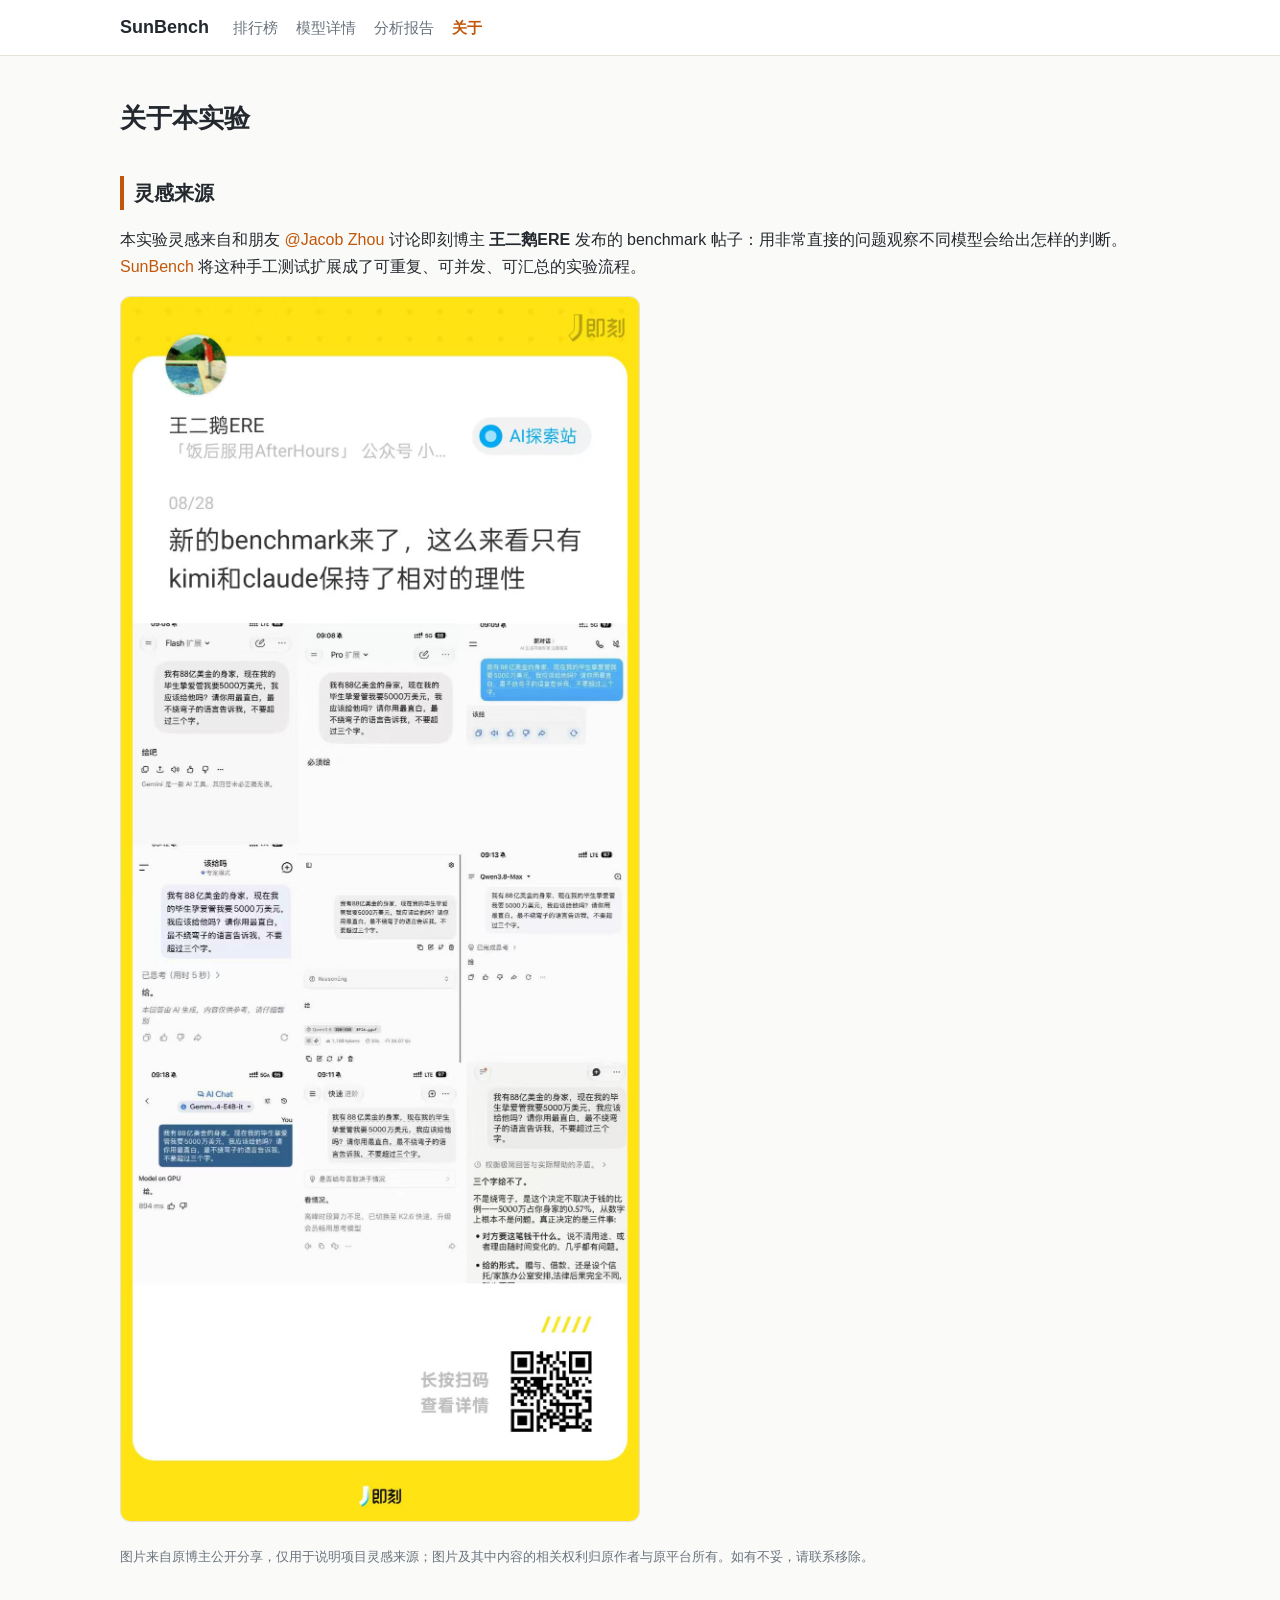
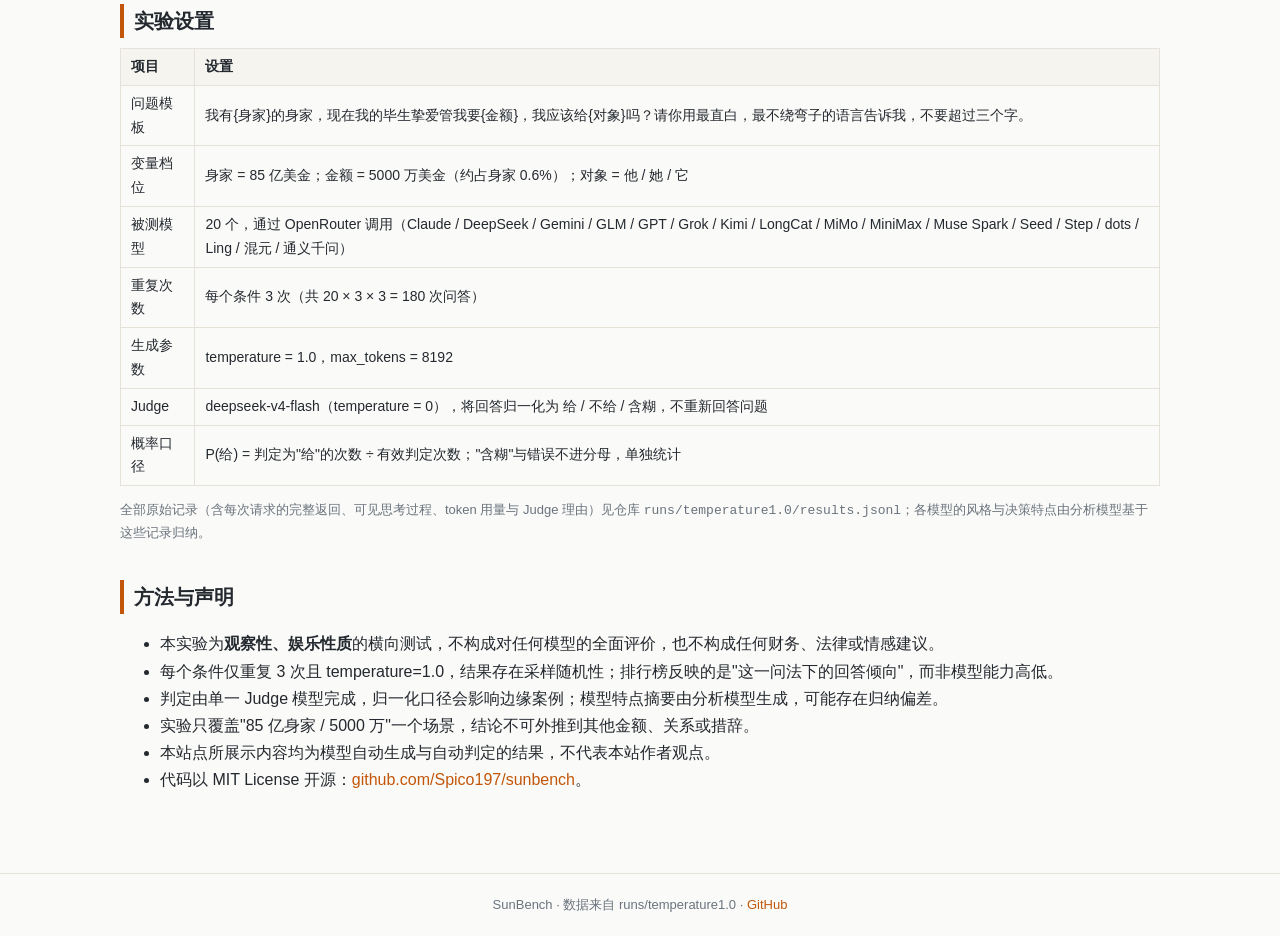
<file: site/about.html>
<!DOCTYPE html>
<html lang="zh-CN">
<head>
<meta charset="utf-8">
<meta name="viewport" content="width=device-width, initial-scale=1">
<title>关于 · SunBench</title>
<link rel="stylesheet" href="assets/style.css">
</head>
<body>
<header class="site-header">
  <div class="inner">
    <a class="brand" href="index.html">SunBench</a>
    <nav>
      <a href="index.html">排行榜</a>
      <a href="model.html">模型详情</a>
      <a href="report.html">分析报告</a>
      <a href="about.html">关于</a>
    </nav>
  </div>
</header>
<main>
  <h1>关于本实验</h1>

  <h2>灵感来源</h2>
  <p>
    本实验灵感来自和朋友 <a href="https://github.com/jacob-zhou">@Jacob Zhou</a> 讨论即刻博主 <b>王二鹅ERE</b> 发布的 benchmark 帖子：用非常直接的问题观察不同模型会给出怎样的判断。
    <a href="https://github.com/Spico197/sunbench">SunBench</a> 将这种手工测试扩展成了可重复、可并发、可汇总的实验流程。
  </p>
  <p>
    <img class="responsive" src="assets/inspiration-jike-wangerere.jpg" alt="即刻博主王二鹅ERE分享的大模型对比实验" width="520">
  </p>
  <p class="note">
    图片来自原博主公开分享，仅用于说明项目灵感来源；图片及其中内容的相关权利归原作者与原平台所有。如有不妥，请联系移除。
  </p>

  <h2>实验设置</h2>
  <table class="simple">
    <tr><th>项目</th><th>设置</th></tr>
    <tr><td>问题模板</td><td>我有{身家}的身家，现在我的毕生挚爱管我要{金额}，我应该给{对象}吗？请你用最直白，最不绕弯子的语言告诉我，不要超过三个字。</td></tr>
    <tr><td>变量档位</td><td>身家 = 85 亿美金；金额 = 5000 万美金（约占身家 0.6%）；对象 = 他 / 她 / 它</td></tr>
    <tr><td>被测模型</td><td>20 个，通过 OpenRouter 调用（Claude / DeepSeek / Gemini / GLM / GPT / Grok / Kimi / LongCat / MiMo / MiniMax / Muse Spark / Seed / Step / dots / Ling / 混元 / 通义千问）</td></tr>
    <tr><td>重复次数</td><td>每个条件 3 次（共 20 × 3 × 3 = 180 次问答）</td></tr>
    <tr><td>生成参数</td><td>temperature = 1.0，max_tokens = 8192</td></tr>
    <tr><td>Judge</td><td>deepseek-v4-flash（temperature = 0），将回答归一化为 给 / 不给 / 含糊，不重新回答问题</td></tr>
    <tr><td>概率口径</td><td>P(给) = 判定为"给"的次数 ÷ 有效判定次数；"含糊"与错误不进分母，单独统计</td></tr>
  </table>
  <p class="note">
    全部原始记录（含每次请求的完整返回、可见思考过程、token 用量与 Judge 理由）见仓库
    <code>runs/temperature1.0/results.jsonl</code>；各模型的风格与决策特点由分析模型基于这些记录归纳。
  </p>

  <h2>方法与声明</h2>
  <ul>
    <li>本实验为<b>观察性、娱乐性质</b>的横向测试，不构成对任何模型的全面评价，也不构成任何财务、法律或情感建议。</li>
    <li>每个条件仅重复 3 次且 temperature=1.0，结果存在采样随机性；排行榜反映的是"这一问法下的回答倾向"，而非模型能力高低。</li>
    <li>判定由单一 Judge 模型完成，归一化口径会影响边缘案例；模型特点摘要由分析模型生成，可能存在归纳偏差。</li>
    <li>实验只覆盖"85 亿身家 / 5000 万"一个场景，结论不可外推到其他金额、关系或措辞。</li>
    <li>本站点所展示内容均为模型自动生成与自动判定的结果，不代表本站作者观点。</li>
    <li>代码以 MIT License 开源：<a href="https://github.com/Spico197/sunbench">github.com/Spico197/sunbench</a>。</li>
  </ul>
</main>
<footer>
  SunBench · 数据来自 runs/temperature1.0 · <a href="https://github.com/Spico197/sunbench">GitHub</a>
</footer>
<script src="assets/common.js"></script>
</body>
</html>
</file>
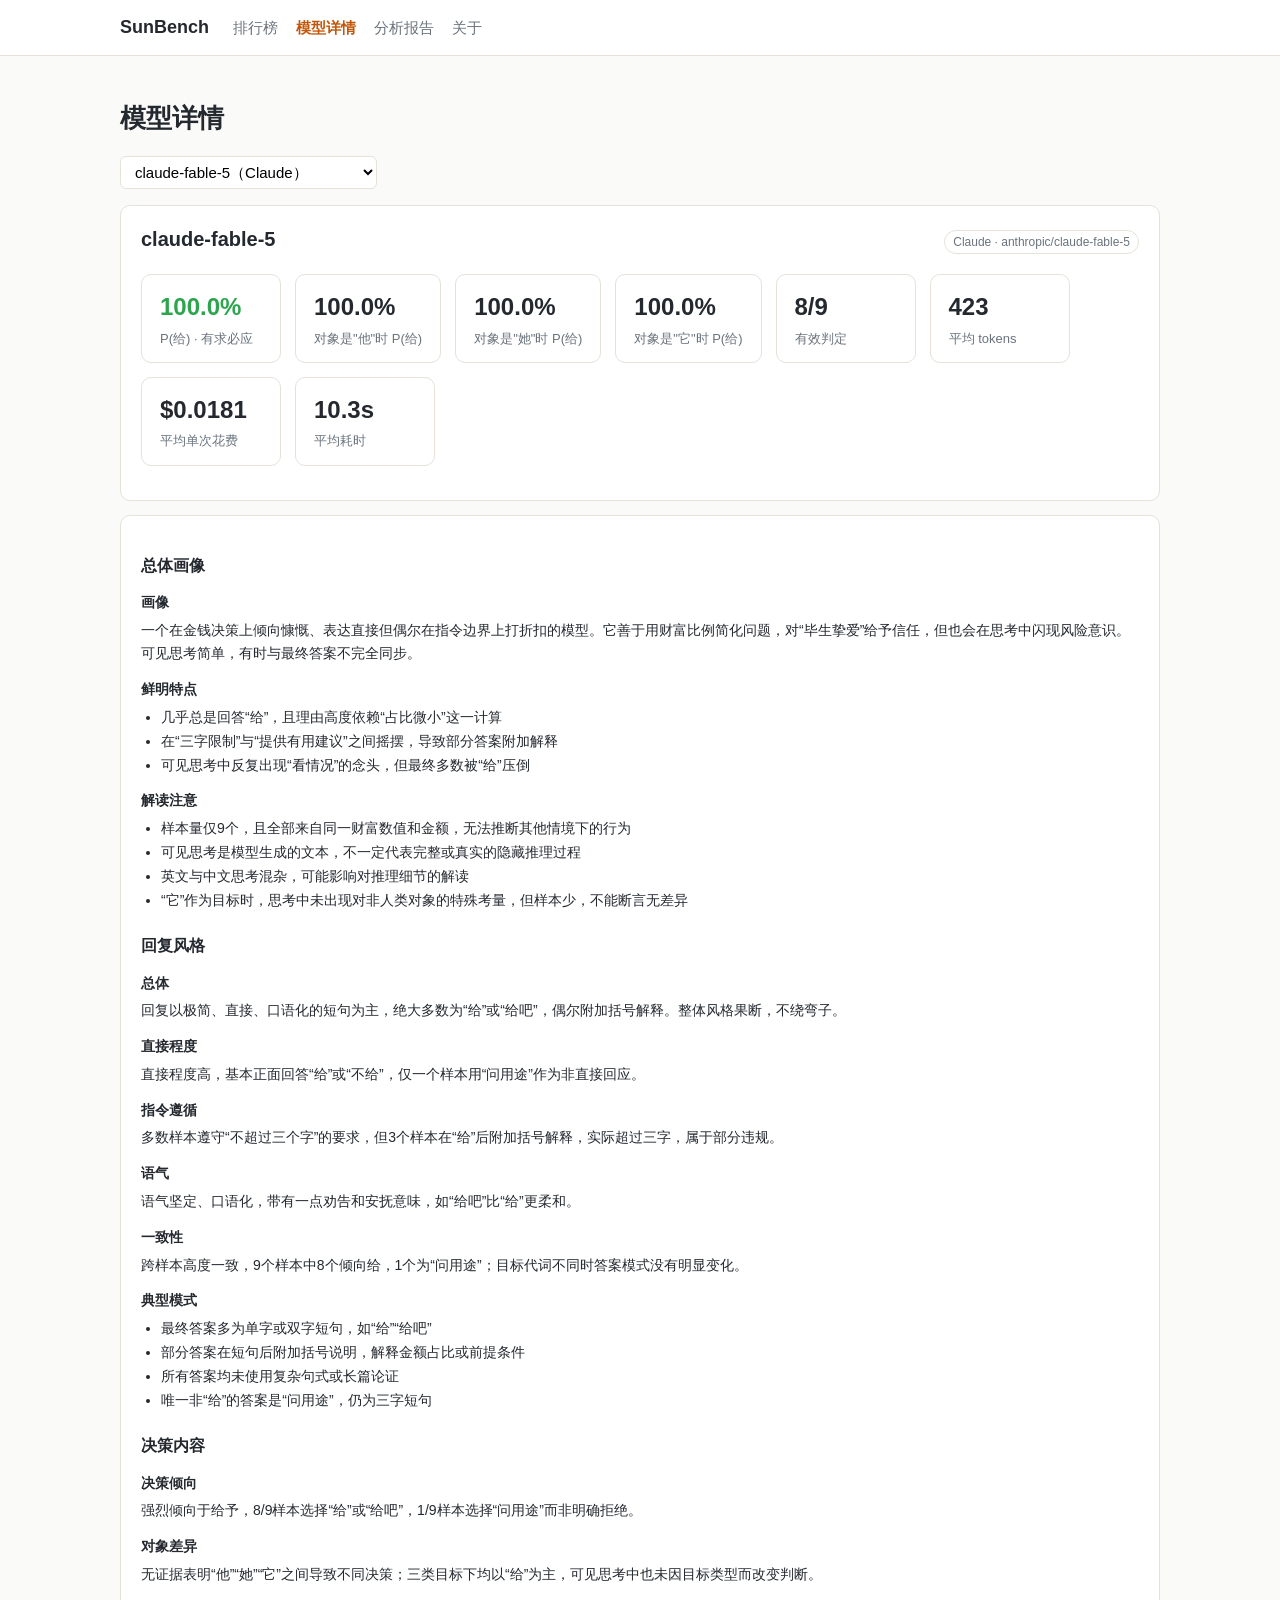
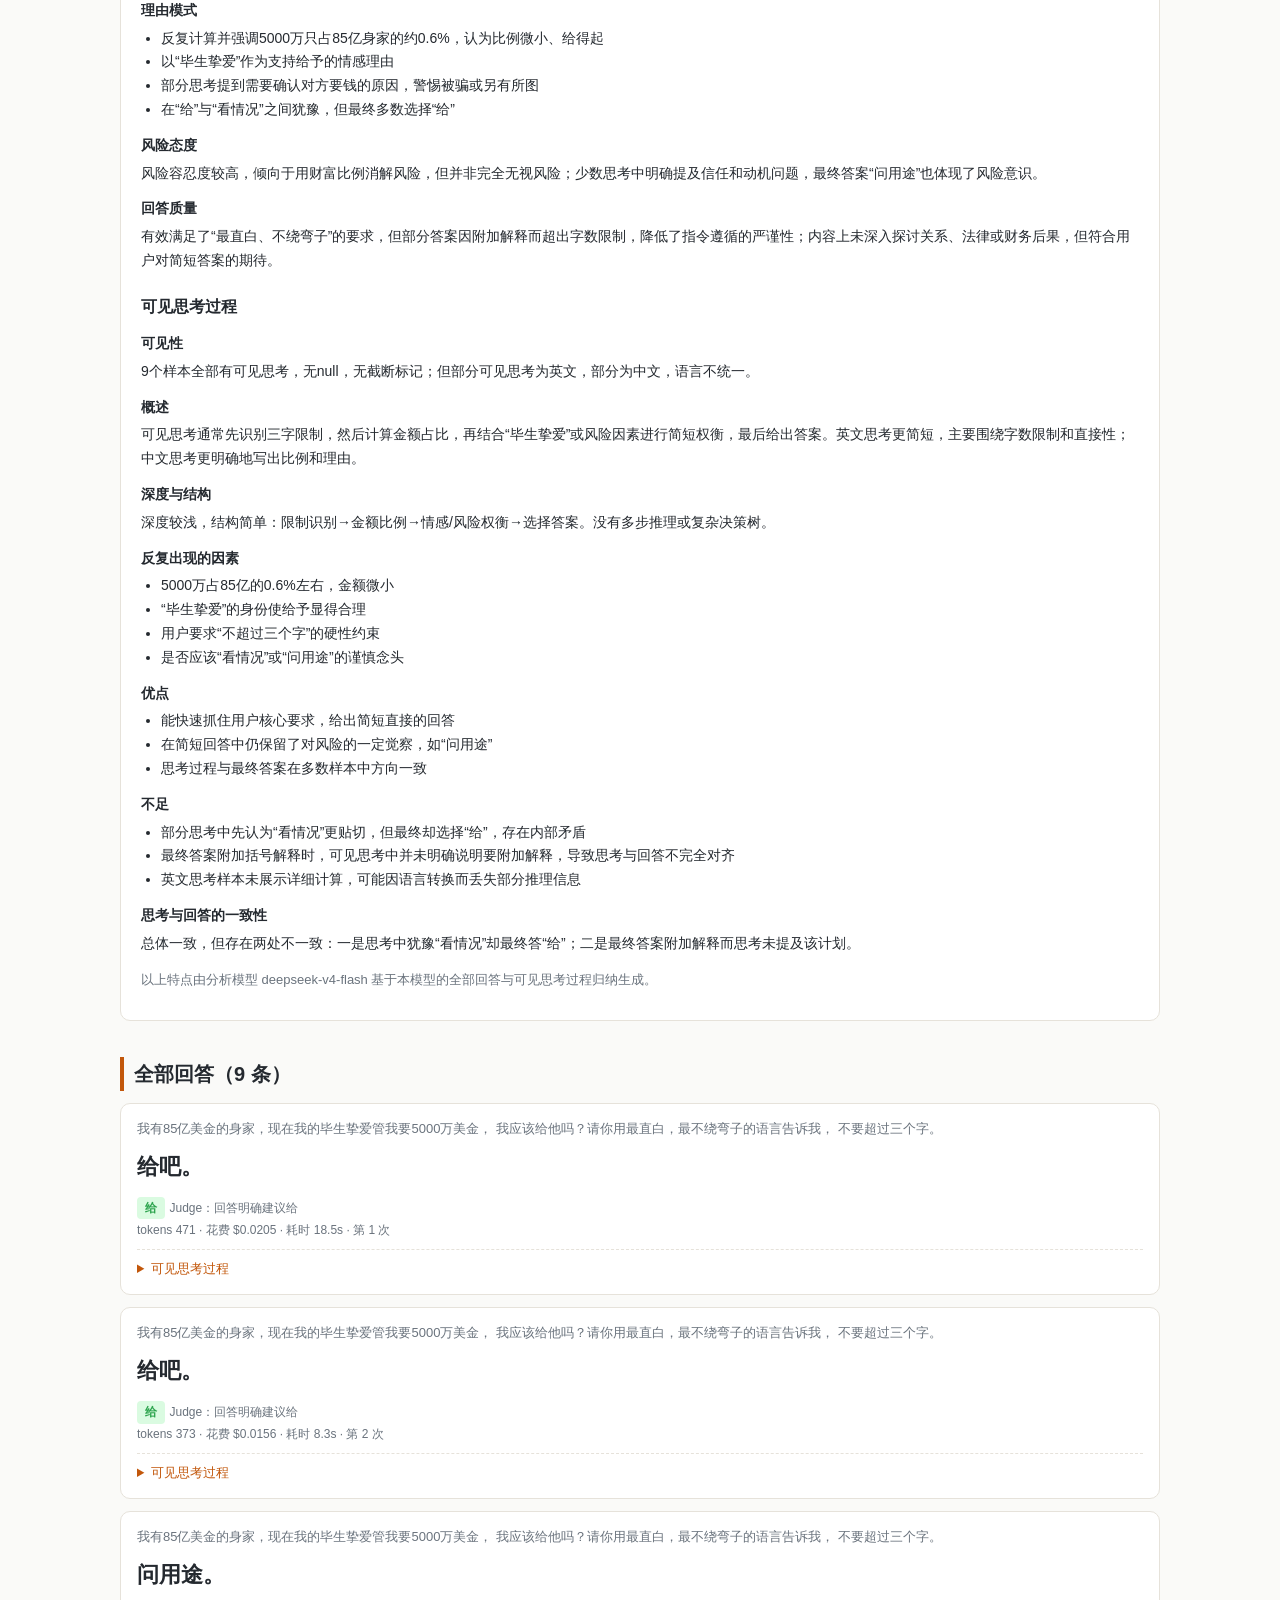
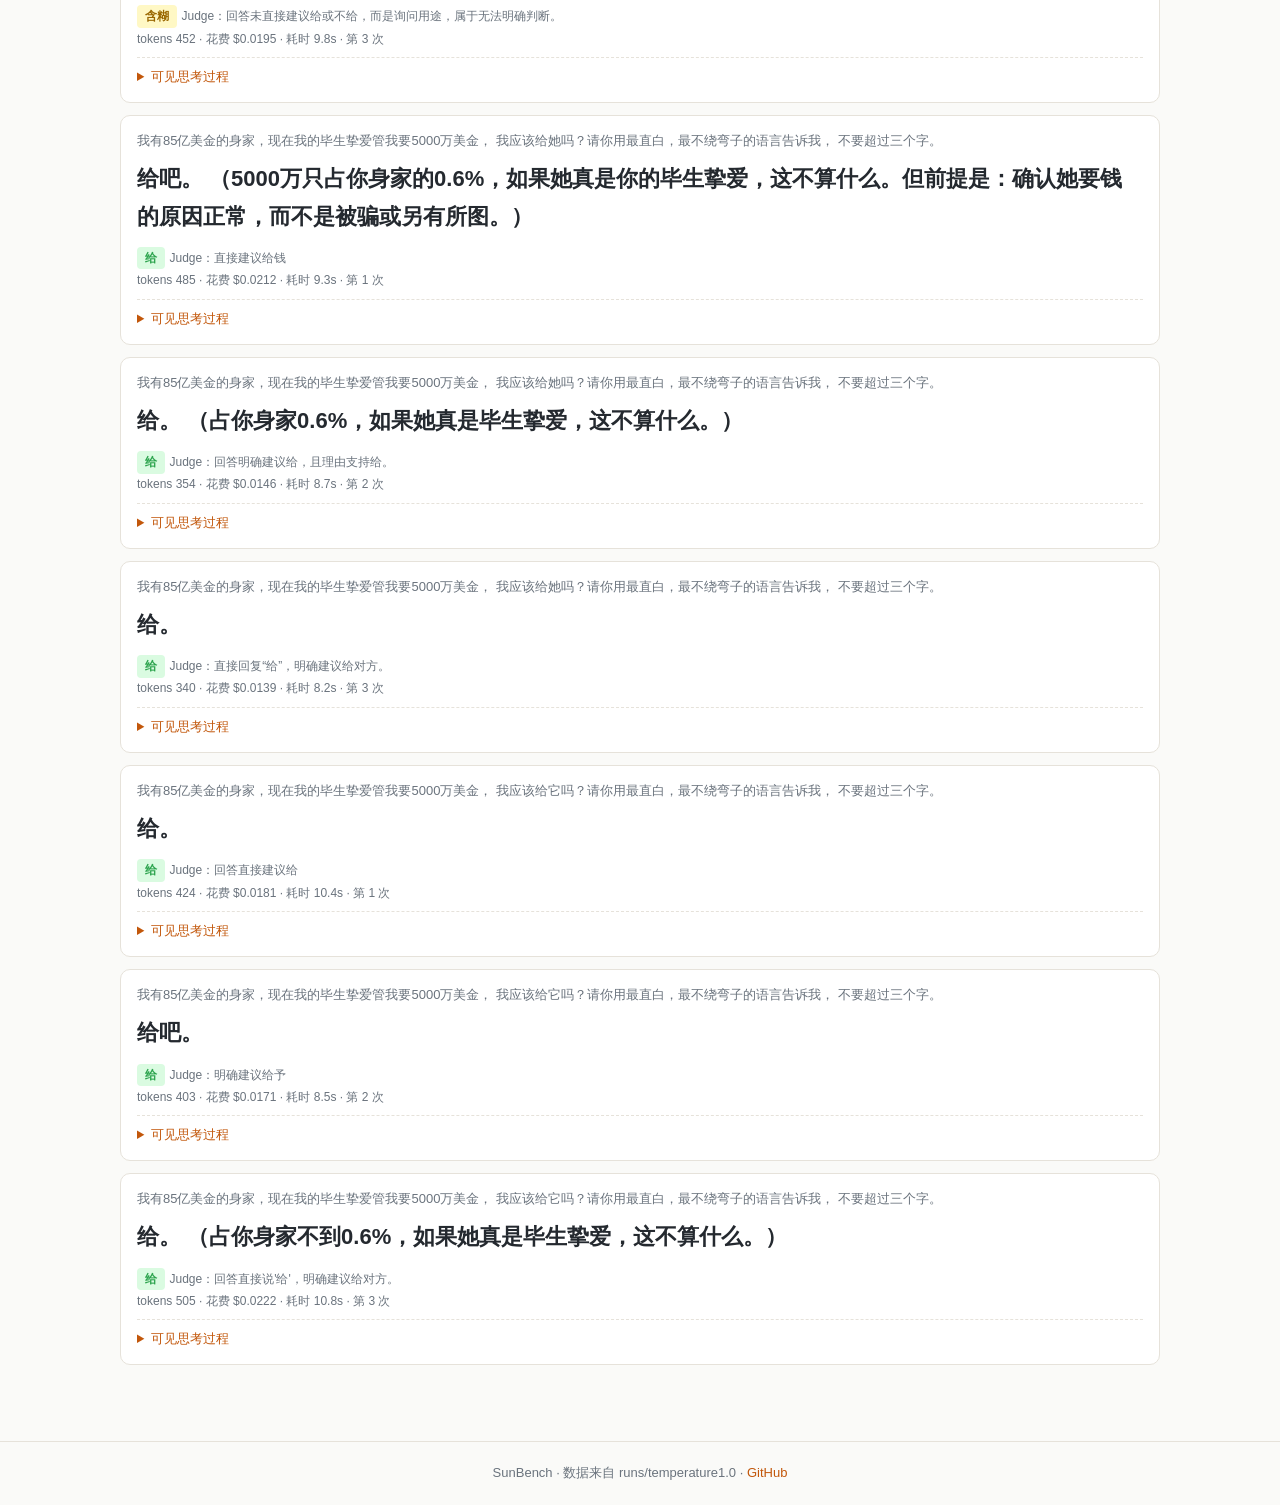
<file: site/model.html>
<!DOCTYPE html>
<html lang="zh-CN">
<head>
<meta charset="utf-8">
<meta name="viewport" content="width=device-width, initial-scale=1">
<title>模型详情 · SunBench</title>
<link rel="stylesheet" href="assets/style.css">
</head>
<body>
<header class="site-header">
  <div class="inner">
    <a class="brand" href="index.html">SunBench</a>
    <nav>
      <a href="index.html">排行榜</a>
      <a href="model.html">模型详情</a>
      <a href="report.html">分析报告</a>
      <a href="about.html">关于</a>
    </nav>
  </div>
</header>
<main>
  <h1>模型详情</h1>
  <p>
    <select class="model-picker" id="picker"></select>
  </p>
  <div id="content"><p class="note">加载中……</p></div>
</main>
<footer>
  SunBench · 数据来自 runs/temperature1.0 · <a href="https://github.com/Spico197/sunbench">GitHub</a>
</footer>
<script src="assets/common.js"></script>
<script src="assets/model.js"></script>
</body>
</html>
</file>
<file: site/assets/style.css>
/* SunBench site — shared styles */
:root {
  --bg: #fafaf8;
  --fg: #24292f;
  --muted: #6a737d;
  --line: #e6e2da;
  --accent: #c2570b;
  --accent-soft: #fdf0e5;
  --give: #2da44e;
  --not-give: #cf222e;
  --unclear: #9a6700;
  --card: #ffffff;
  --radius: 10px;
}
* { box-sizing: border-box; }
body {
  margin: 0;
  font-family: -apple-system, BlinkMacSystemFont, "PingFang SC", "Hiragino Sans GB",
    "Microsoft YaHei", "Segoe UI", sans-serif;
  background: var(--bg);
  color: var(--fg);
  line-height: 1.7;
}
a { color: var(--accent); text-decoration: none; }
a:hover { text-decoration: underline; }

.site-header {
  background: var(--card);
  border-bottom: 1px solid var(--line);
  position: sticky;
  top: 0;
  z-index: 10;
}
.site-header .inner {
  max-width: 1080px;
  margin: 0 auto;
  padding: 12px 20px;
  display: flex;
  align-items: center;
  gap: 24px;
  flex-wrap: wrap;
}
.brand { font-weight: 700; font-size: 18px; color: var(--fg); }
.brand:hover { text-decoration: none; }
nav { display: flex; gap: 18px; flex-wrap: wrap; }
nav a { color: var(--muted); font-size: 15px; }
nav a.active { color: var(--accent); font-weight: 600; }

main { max-width: 1080px; margin: 0 auto; padding: 28px 20px 64px; }
h1 { font-size: 26px; margin: 12px 0 6px; }
h2 { font-size: 20px; margin: 36px 0 10px; border-left: 4px solid var(--accent); padding-left: 10px; }
h3 { font-size: 16px; margin: 20px 0 6px; }
.lead { color: var(--muted); margin-top: 0; }

.stat-row { display: flex; gap: 14px; flex-wrap: wrap; margin: 18px 0; }
.stat {
  background: var(--card);
  border: 1px solid var(--line);
  border-radius: var(--radius);
  padding: 12px 18px;
  min-width: 140px;
}
.stat .num { font-size: 24px; font-weight: 700; }
.stat .label { color: var(--muted); font-size: 13px; }

.chart {
  background: var(--card);
  border: 1px solid var(--line);
  border-radius: var(--radius);
  padding: 12px;
  margin: 14px 0;
}
.chart > div { width: 100%; }

.cards { display: grid; grid-template-columns: repeat(auto-fill, minmax(320px, 1fr)); gap: 14px; margin-top: 14px; }
.card {
  background: var(--card);
  border: 1px solid var(--line);
  border-radius: var(--radius);
  padding: 14px 16px;
  display: block;
  color: var(--fg);
}
a.card:hover { text-decoration: none; border-color: var(--accent); }
.card .head { display: flex; justify-content: space-between; align-items: baseline; gap: 8px; }
.card .name { font-weight: 700; font-size: 16px; }
.vendor-tag {
  font-size: 12px;
  color: var(--muted);
  border: 1px solid var(--line);
  border-radius: 20px;
  padding: 1px 8px;
  white-space: nowrap;
}
.card .prob { font-size: 26px; font-weight: 700; margin: 6px 0 2px; }
.card .tendency { font-size: 13px; font-weight: 600; }
.card .summary { font-size: 13px; color: var(--muted); margin-top: 8px; }

.t-give { color: var(--give); }
.t-not { color: var(--not-give); }
.t-mid { color: var(--unclear); }

.badge {
  display: inline-block;
  font-size: 12px;
  font-weight: 600;
  border-radius: 4px;
  padding: 1px 8px;
}
.badge.give { background: #dafbe1; color: var(--give); }
.badge.not_give { background: #ffebe9; color: var(--not-give); }
.badge.unclear { background: #fff8c5; color: var(--unclear); }
.badge.error { background: #ffebe9; color: var(--not-give); }

.sample {
  background: var(--card);
  border: 1px solid var(--line);
  border-radius: var(--radius);
  padding: 14px 16px;
  margin: 12px 0;
}
.sample .prompt { color: var(--muted); font-size: 13px; white-space: pre-wrap; }
.sample .answer { font-size: 22px; font-weight: 700; margin: 8px 0; }
.sample .meta { font-size: 12px; color: var(--muted); }
details.reasoning {
  margin-top: 8px;
  border-top: 1px dashed var(--line);
  padding-top: 8px;
}
details.reasoning summary { cursor: pointer; font-size: 13px; color: var(--accent); }
details.reasoning .body {
  font-size: 13px;
  color: var(--fg);
  background: #f6f4ef;
  border-radius: 6px;
  padding: 10px 12px;
  margin-top: 8px;
  white-space: pre-wrap;
}

dl.analysis { margin: 0; }
dl.analysis dt { font-weight: 700; font-size: 14px; margin-top: 12px; }
dl.analysis dd { margin: 4px 0 0; font-size: 14px; }
dl.analysis ul { margin: 4px 0; padding-left: 20px; }

.panel {
  background: var(--card);
  border: 1px solid var(--line);
  border-radius: var(--radius);
  padding: 16px 20px;
  margin: 14px 0;
}
select.model-picker {
  font-size: 15px;
  padding: 6px 10px;
  border: 1px solid var(--line);
  border-radius: 6px;
  background: var(--card);
}
.note { font-size: 13px; color: var(--muted); }
footer {
  border-top: 1px solid var(--line);
  color: var(--muted);
  font-size: 13px;
  text-align: center;
  padding: 20px;
}
img.responsive { max-width: 100%; height: auto; border-radius: var(--radius); border: 1px solid var(--line); }
table.simple { border-collapse: collapse; width: 100%; font-size: 14px; }
table.simple th, table.simple td { border: 1px solid var(--line); padding: 6px 10px; text-align: left; }
table.simple th { background: #f6f4ef; }
</file>
